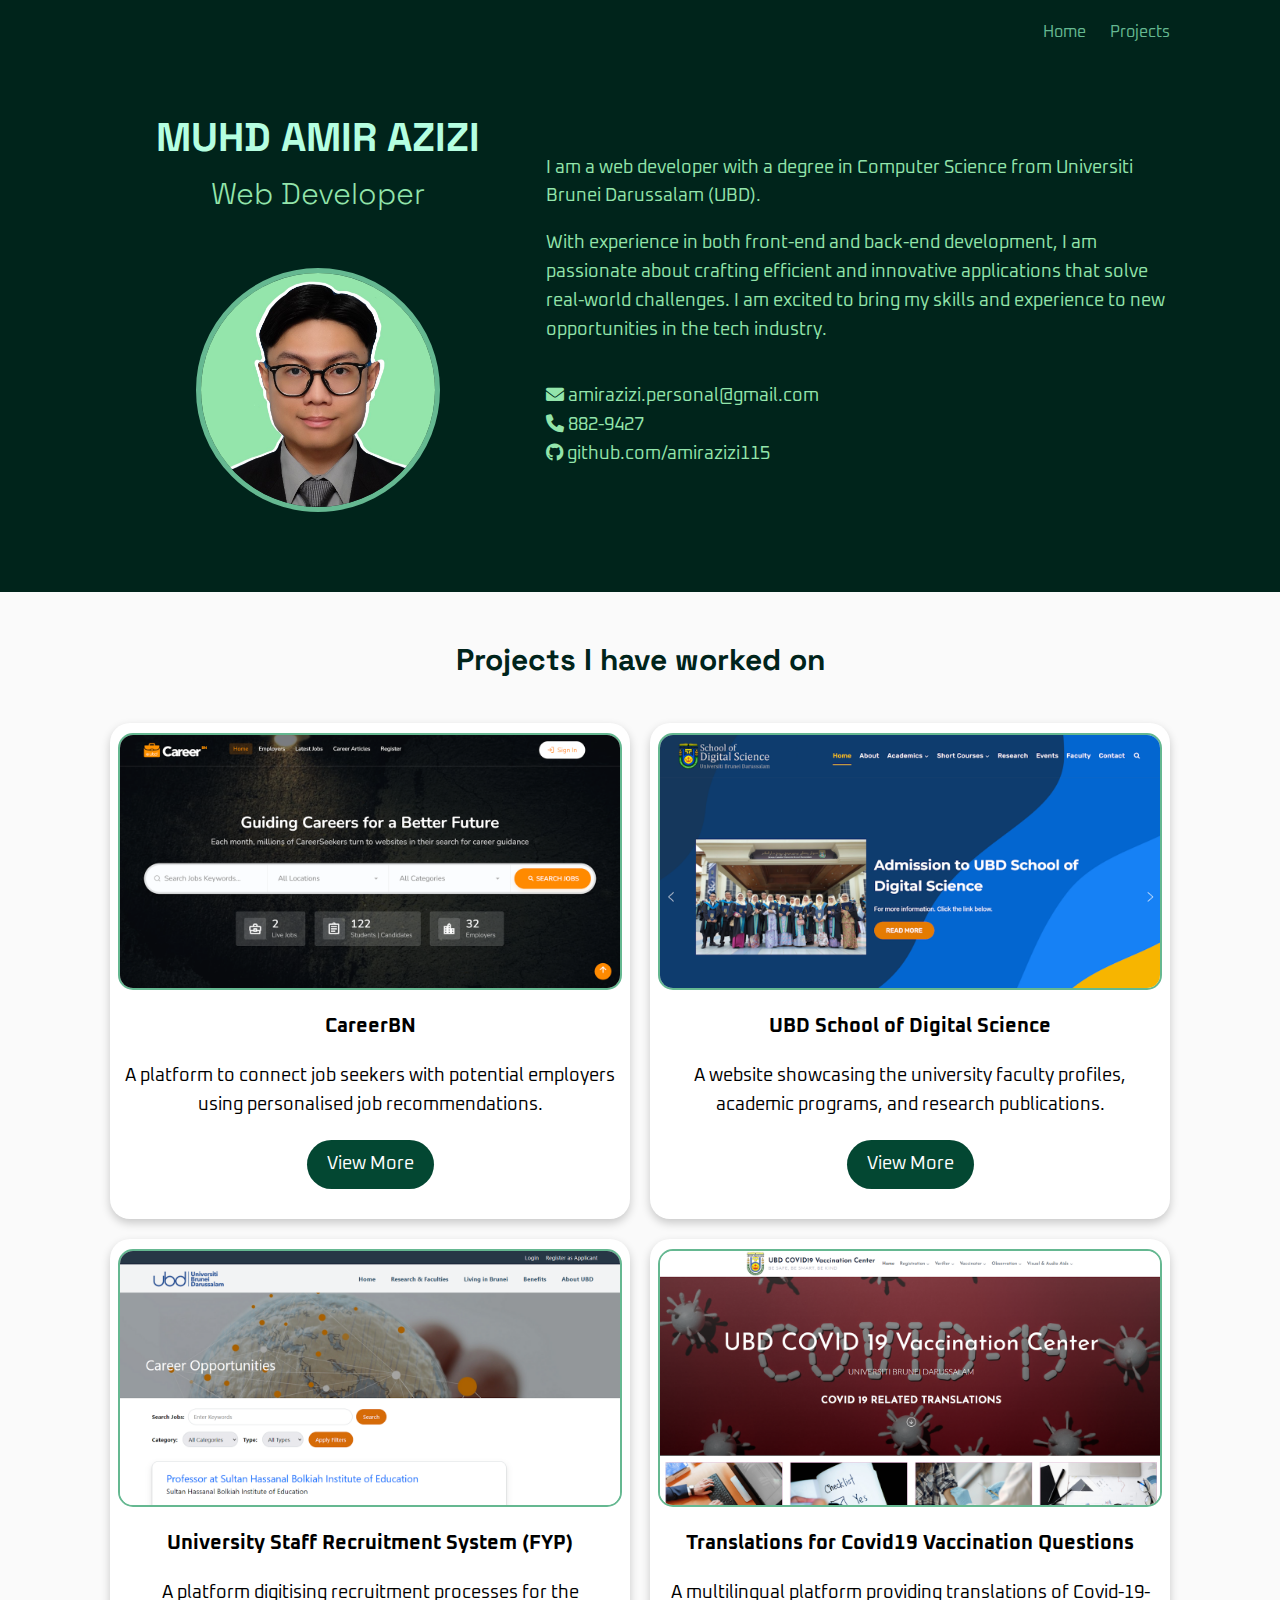
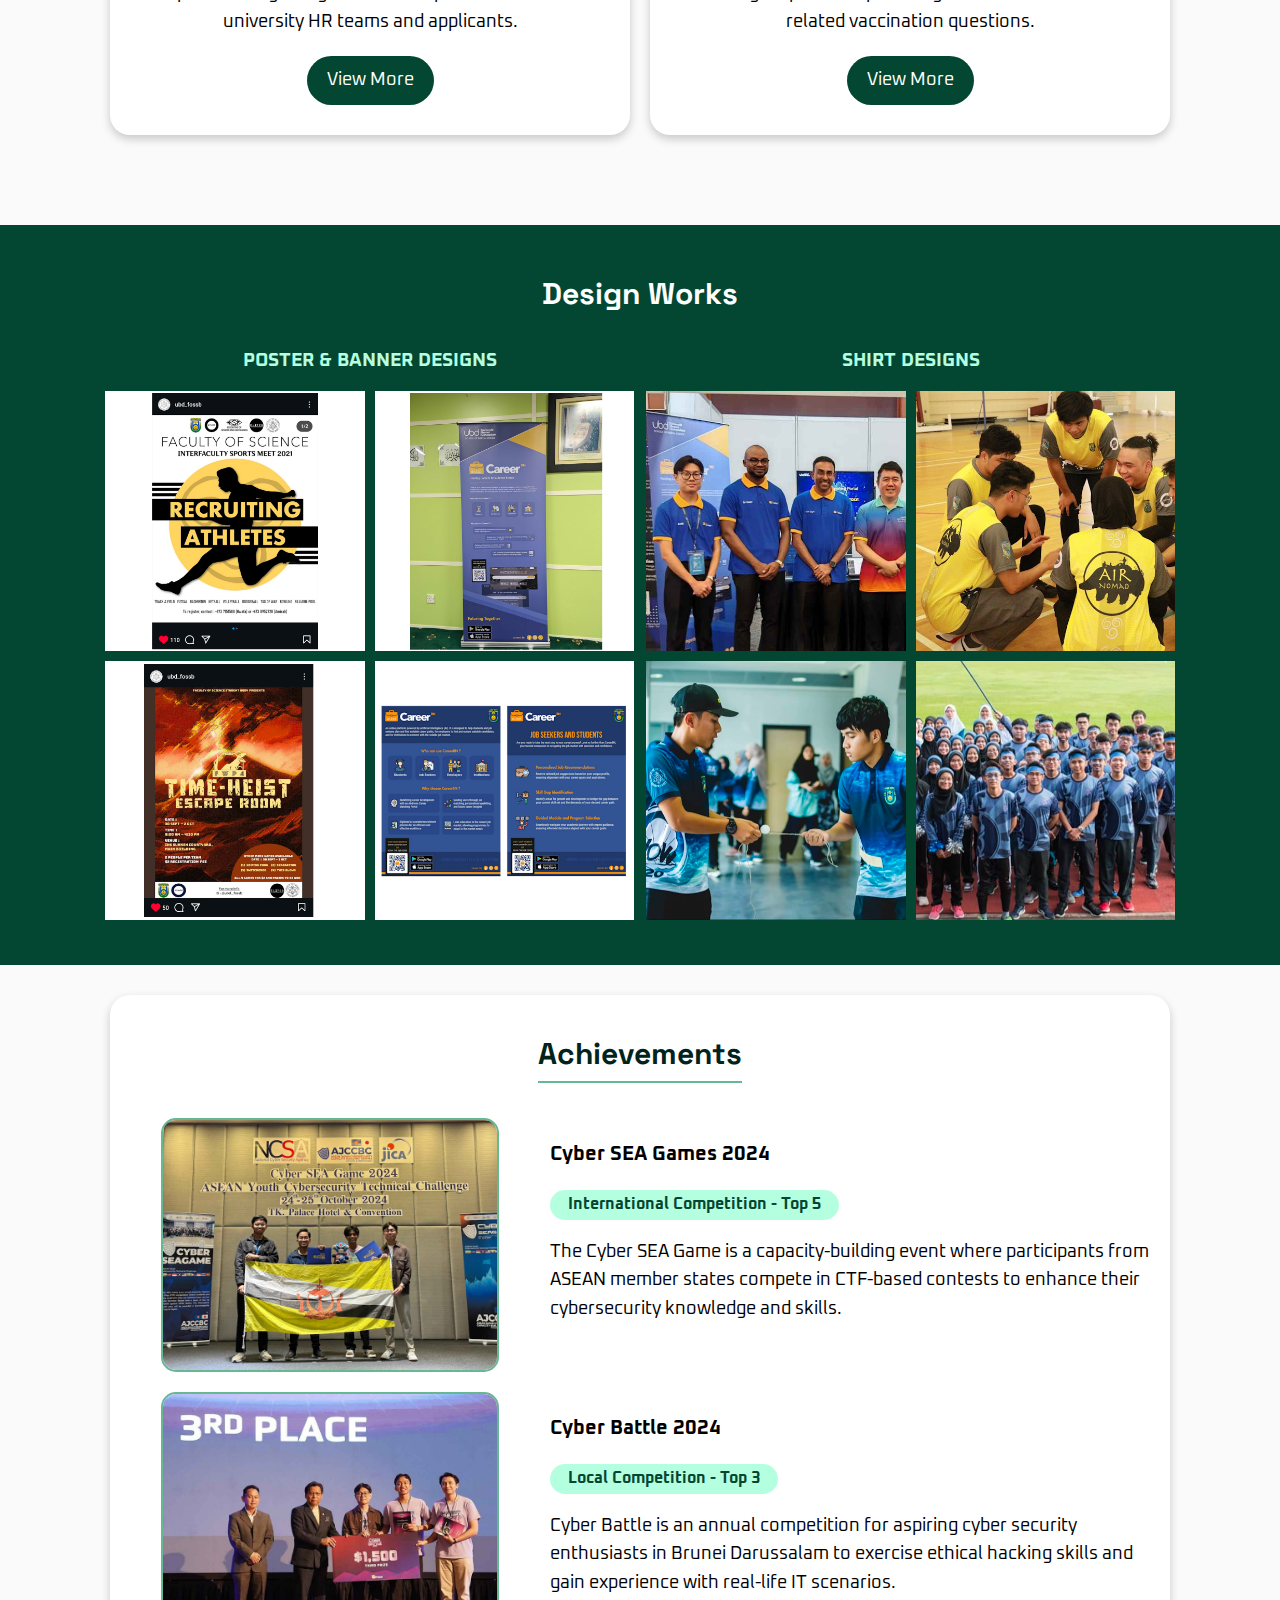
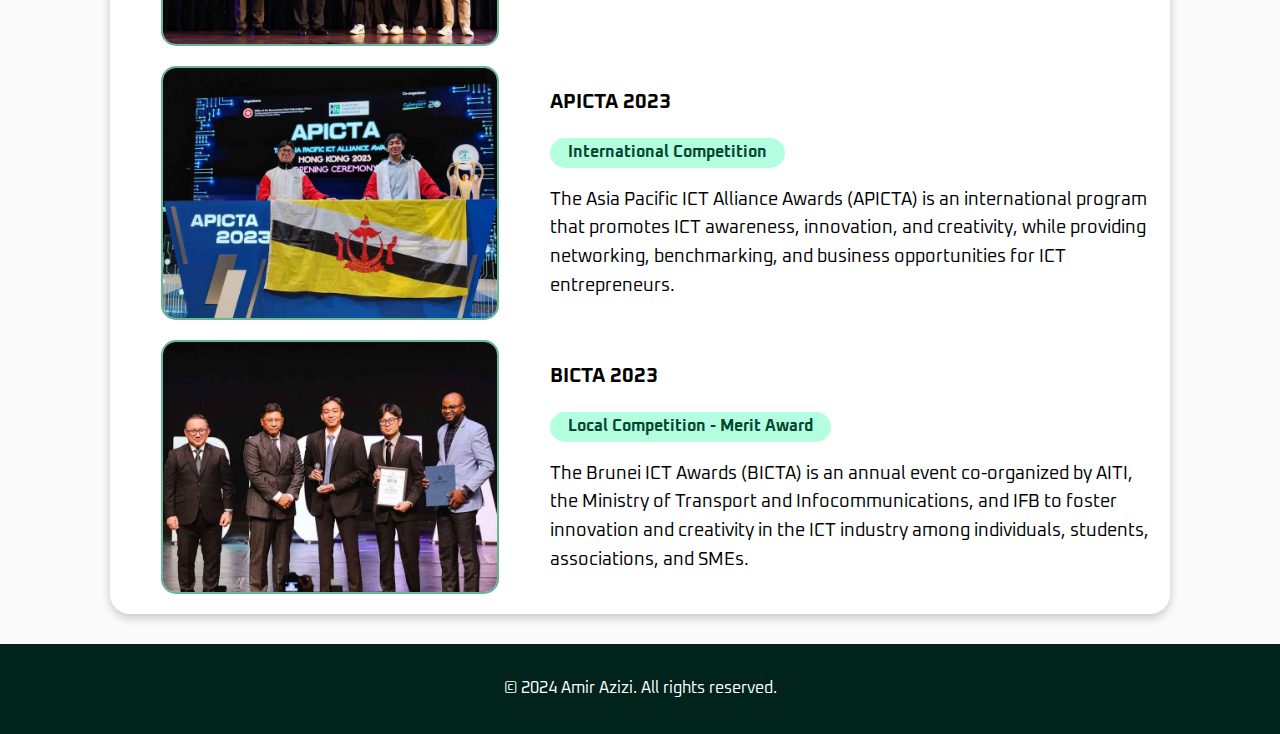
<file: index.html>
<!DOCTYPE html>
<html lang="en">
<head>
    <meta charset="UTF-8">
    <meta name="viewport" content="width=device-width, initial-scale=1.0">
    <title>My Portfolio</title>
    <link rel="preconnect" href="https://fonts.googleapis.com">
    <link rel="preconnect" href="https://fonts.gstatic.com" crossorigin>
    <link href="https://fonts.googleapis.com/css2?family=Space+Grotesk:wght@300..700&display=swap" rel="stylesheet">
    <link href="https://fonts.googleapis.com/css2?family=Oxanium:wght@200..800&family=Space+Grotesk:wght@600&display=swap" rel="stylesheet">
    <link href="https://cdnjs.cloudflare.com/ajax/libs/font-awesome/6.0.0-beta3/css/all.min.css" rel="stylesheet">
    <link rel="stylesheet" href="style.css">
</head>
<body>
    <!-- NAVIGATION  -->
    <div class="container" style="background: #00241B;">
        <nav>
            <a href="index.html">Home</a>
            <a href="index.html#projects">Projects</a>
        </nav>
    </div>

    <!-- LANDING PAGE -->
    <div class="landing">
        <div class="container">
            <div class="flexbox">
                <div class="column-40" style="text-align: center;">
                    <h1>MUHD AMIR AZIZI</h1>
                    <h3>Web Developer</h3>
                    <div class="image-container">
                        <img src="public/portrait-square.jpg" style="max-width: 234px; border: solid 5px #65B891; border-radius: 100%;" alt=""/>
                    </div>
                </div>
                <div class="column-60" style="font-size:18px; padding-top: 40px;">
                    <p>
                        I am a web developer with a degree in Computer Science from Universiti Brunei Darussalam (UBD).
                    </p>
                    <p>
                        With experience in both front-end and back-end development, I am passionate about crafting efficient 
                        and innovative applications that solve real-world challenges. I am excited to bring my skills and experience to 
                        new opportunities in the tech industry.
                    </p>
                    <div style="padding-top: 20px;">
                        <p style="margin:0 !important;"><i class="fas fa-envelope"></i> amirazizi.personal@gmail.com</p>
                        <p style="margin:0 !important;"><i class="fas fa-phone"></i> 882-9427</p>
                        <p style="margin:0 !important;"><i class="fab fa-github"></i> github.com/amirazizi115</p>
                    </div>
                </div>
            </div>
        </div>
    </div>

    <!-- PROJECT SHOWCASE -->
    <div class="container" style="background: #FAFAFA; padding-bottom: 80px;">
        <section id="projects">
            <h2>Projects I have worked on</h2>
            <div class="flexbox">
                <div class="column-50">
                    <div class="box">
                        <div class="image-container">
                            <img src="public/careerbn-main.png" alt=""/>
                        </div>
                        <h3>CareerBN</h3>
                        <p>A platform to connect job seekers with potential employers using personalised job recommendations.</p>
                        <a href="./project1.html" class="button">View More</a>
                    </div>
                </div>
                <div class="column-50">
                    <div class="box">
                        <div class="image-container">
                            <img src="public/sds-main.png" alt=""/>
                        </div>
                        <h3>UBD School of Digital Science</h3>
                        <p>A website showcasing the university faculty profiles, academic programs, and research publications.</p>
                        <a href="./project2.html" class="button">View More</a>
                    </div>
                </div>
            </div>
            <div class="flexbox">
                <div class="column-50">
                    <div class="box">
                        <div class="image-container">
                            <img src="public/recsys-main.png" alt=""/>
                        </div>
                        <h3>University Staff Recruitment System (FYP)</h3>
                        <p>A platform digitising recruitment processes for the university HR teams and applicants.</p>
                        <a href="./project3.html" class="button">View More</a>
                    </div>
                </div>
                <div class="column-50">
                    <div class="box">
                        <div class="image-container">
                            <img src="public/cov19-main.png" alt=""/>
                        </div>
                        <h3>Translations for Covid19 Vaccination Questions</h3>
                        <p>A multilingual platform providing translations of Covid-19-related vaccination questions.</p>
                        <a href="./project4.html" class="button">View More</a>
                    </div>
                </div>
            </div>
        </section>
    </div>

    <!-- OTHER WORKS -->
    <div class="container" style="background: #034732; padding-bottom: 20px;">
        <section id="others">
            <h2 style="color:white;">Design Works</h2>
            <div class="flexbox">
                <!-- Posters & Banners -->
                <div class="column-50" style="margin-right:1px; margin-bottom: 20px;">
                    <h3 style="margin: 0 0 10px 0; text-align: center; color:#B5FFE1;">POSTER & BANNER DESIGNS</h3>
                    <div class="grid-container">
                        <div class="grid-item">
                            <div class="image-container" style="margin: 5px;">
                                <img src="public/igposter1.png" alt="" style="border-radius: 0%;" />
                            </div>
                        </div>
                        <div class="grid-item">
                            <div class="image-container" style="margin: 5px;">
                                <img src="public/careerbn-banner.png" alt="" style="border-radius: 0%;" />
                            </div>
                        </div>
                        <div class="grid-item">
                            <div class="image-container" style="margin: 5px;">
                                <img src="public/igposter2.png" alt="" style="border-radius: 0%;" />
                            </div>
                        </div>
                        <div class="grid-item">
                            <div class="image-container" style="margin: 5px;">
                                <img src="public/careerbn-fylers.png" alt="" style="border-radius: 0%;" />
                            </div>
                        </div>
                    </div>
                </div>
                <!-- Shirt Designs -->
                <div class="column-50" style="margin-left:1px; margin-bottom: 20px;">
                    <h3 style="margin: 0 0 10px 0; text-align: center; color:#B5FFE1;">SHIRT DESIGNS</h3>
                    <div class="grid-container">
                        <div class="grid-item">
                            <div class="image-container" style="margin: 5px;">
                                <img src="public/shirt-careerbn.png" alt="" style="border-radius: 0%;" />
                            </div>
                        </div>
                        <div class="grid-item">
                            <div class="image-container" style="margin: 5px;">
                                <img src="public/shirt-airnomads.png" alt="" style="border-radius: 0%;" />
                            </div>
                        </div>
                        <div class="grid-item">
                            <div class="image-container" style="margin: 5px;">
                                <img src="public/shirts-wow.png" alt="" style="border-radius: 0%;" />
                            </div>
                        </div>
                        <div class="grid-item">
                            <div class="image-container" style="margin: 5px;">
                                <img src="public/shirts-seriindera.png" alt="" style="border-radius: 0%;" />
                            </div>
                        </div>
                    </div>
                </div>
            </div>
        </section>
    </div>

    <!-- ACHIEVEMENTS -->
    <div class="container" style="background: #FAFAFA;">
        <section id="achievements" class="achievements">
            <div class="box">
                <h2 style="border-bottom: solid 2px #65B891;">Achievements</h2>
                <!-- Cyber SEA Games 2024 -->
                <div class="flexbox">
                    <div class="column-40">
                        <div class="image-container">
                            <img src="public/csg24.png" alt="" style="max-height: 250px;"/>
                        </div>
                    </div>
                    <div class="column-60" style="text-align: left;">
                        <h3>Cyber SEA Games 2024</h3>
                        <div class="tag">
                            <h4 style="margin:0 !important;">International Competition - Top 5</h4>
                        </div>
                        <p>The Cyber SEA Game is a capacity-building event where participants from ASEAN member states 
                            compete in CTF-based contests to enhance their cybersecurity knowledge and skills.
                        </p>
                    </div>
                </div>

                <!-- Cyber Battle 2024 -->
                <div class="flexbox">
                    <div class="column-40">
                        <div class="image-container">
                            <img src="public/cbctf24.png" alt="" style="max-height: 250px;"/>
                        </div>
                    </div>
                    <div class="column-60" style="text-align: left;">
                        <h3>Cyber Battle 2024</h3>
                        <div class="tag">
                            <h4 style="margin:0 !important;">Local Competition - Top 3</h4>
                        </div>
                        <p>Cyber Battle is an annual competition for aspiring cyber security enthusiasts 
                            in Brunei Darussalam to exercise ethical hacking skills and gain experience with real-life IT scenarios.
                        </p>
                    </div>
                </div>

                <!-- APICTA 2023 -->
                <div class="flexbox">
                    <div class="column-40">
                        <div class="image-container">
                            <img src="public/apicta23.png" alt="" style="max-height: 250px;"/>
                        </div>
                    </div>
                    <div class="column-60" style="text-align: left;">
                        <h3>APICTA 2023</h3>
                        <div class="tag">
                            <h4 style="margin:0 !important;">International Competition</h4>
                        </div>
                        <p>The Asia Pacific ICT Alliance Awards (APICTA) is an international program that promotes ICT awareness, 
                            innovation, and creativity, while providing networking, benchmarking, and business opportunities for ICT entrepreneurs.
                        </p>
                    </div>
                </div>

                <!-- BICTA 2023 -->
                <div class="flexbox">
                    <div class="column-40">
                        <div class="image-container">
                            <img src="public/bicta23.png" alt="" style="max-height: 250px;"/>
                        </div>
                    </div>
                    <div class="column-60" style="text-align: left;">
                        <h3>BICTA 2023</h3>
                        <div class="tag">
                            <h4 style="margin:0 !important;">Local Competition - Merit Award</h4>
                        </div>
                        <p>The Brunei ICT Awards (BICTA) is an annual event co-organized by AITI, 
                            the Ministry of Transport and Infocommunications, and IFB to foster innovation and creativity in 
                            the ICT industry among individuals, students, associations, and SMEs.
                        </p>
                    </div>
                </div>

            </div>
        </section>
    </div>


    <!-- FOOTER -->
    <footer>
        <p>&copy; 2024 Amir Azizi. All rights reserved.</p>
    </footer>
</body>
</html>
</file>
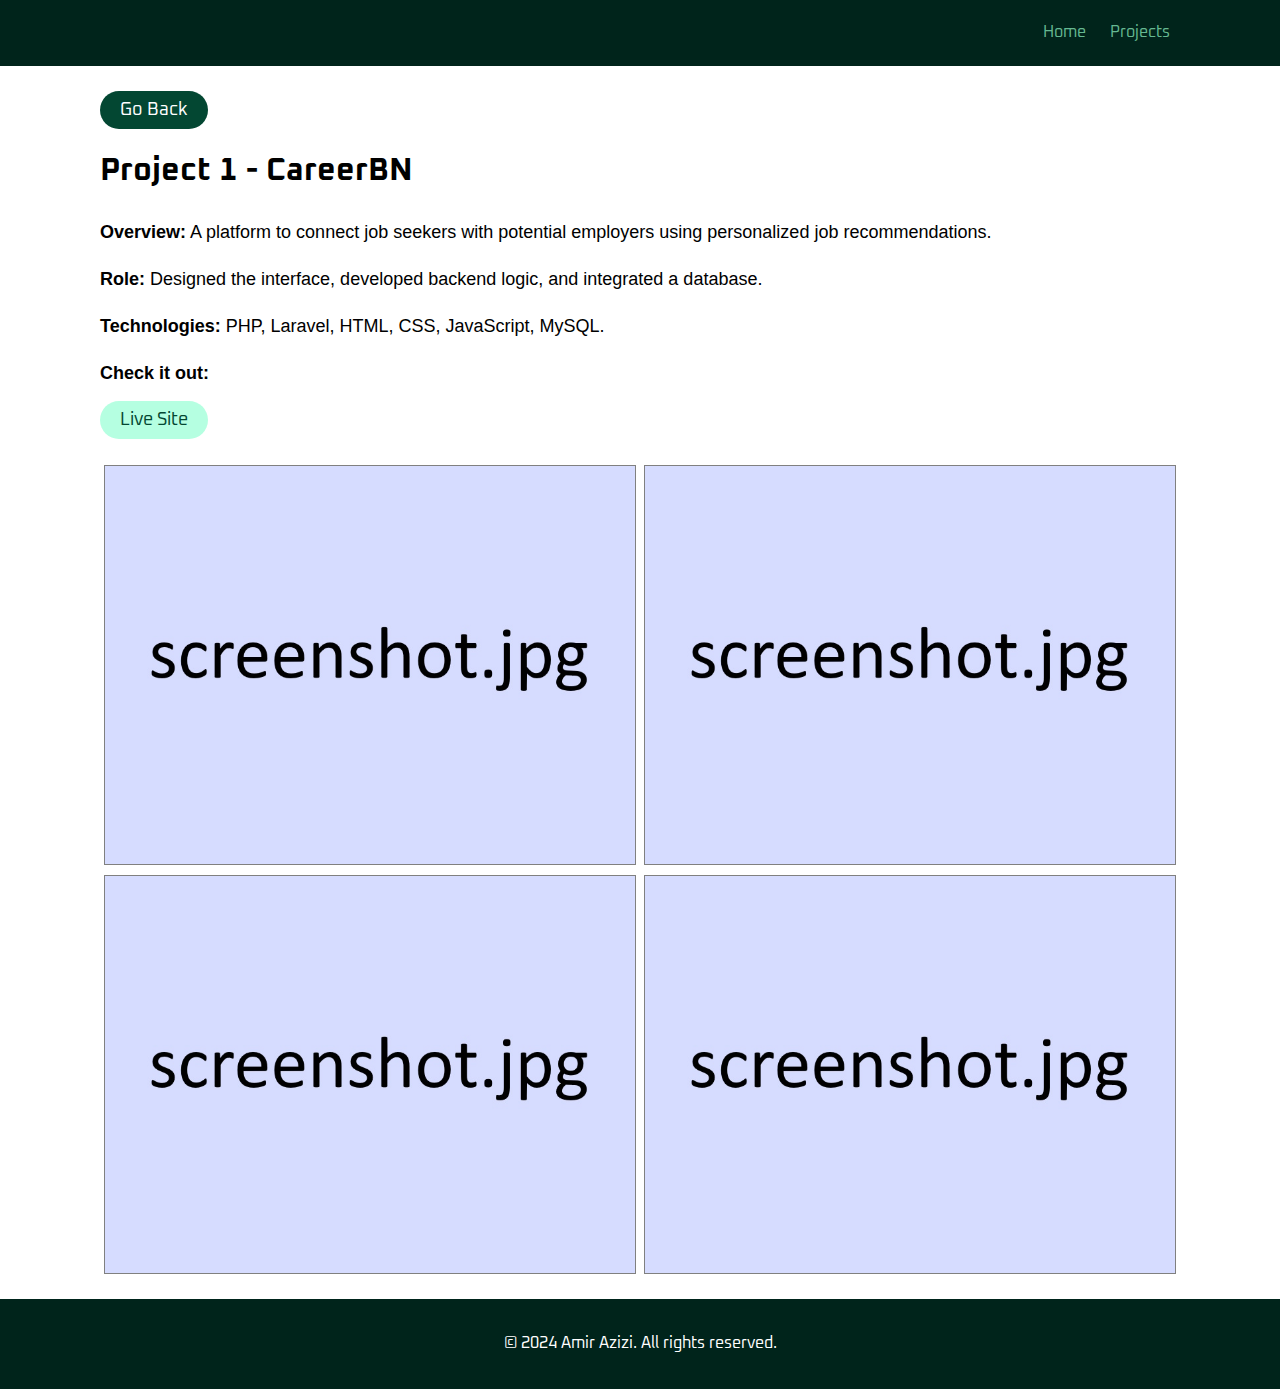
<file: project1.html>
<!DOCTYPE html>
<html lang="en">
<head>
    <meta charset="UTF-8">
    <meta name="viewport" content="width=device-width, initial-scale=1.0">
    <title>Project 1</title>
    <link rel="preconnect" href="https://fonts.googleapis.com">
    <link rel="preconnect" href="https://fonts.gstatic.com" crossorigin>
    <link href="https://fonts.googleapis.com/css2?family=Space+Grotesk:wght@300..700&display=swap" rel="stylesheet">
    <link href="https://fonts.googleapis.com/css2?family=Oxanium:wght@200..800&family=Space+Grotesk:wght@600&display=swap" rel="stylesheet">
    <link rel="stylesheet" href="style.css">
</head>
<body>
    <!-- NAVIGATION  -->
    <div class="container" style="background: #00241B;">
        <nav>
            <a href="index.html">Home</a>
            <a href="index.html#projects">Projects</a>
        </nav>
    </div>

    <!-- CONTENT -->
    <div class="container" style="margin-top: 10px;">
        <div style="width:200px">
            <a class="button" href="./index.html">Go Back</a>
        </div>
        <h1>Project 1 - CareerBN</h1>
        <div class="project">
            <!-- <h3>Developer</h3> -->
            <p><strong>Overview:</strong> A platform to connect job seekers with potential employers using personalized job recommendations.</p>            
            <p><strong>Role:</strong> Designed the interface, developed backend logic, and integrated a database.</p>
            <p><strong>Technologies:</strong> PHP, Laravel, HTML, CSS, JavaScript, MySQL.</p>
            <!-- <p><strong>Outcome:</strong> Streamlined the job search process for users.</p> -->
            <p><strong>Check it out:</strong></p>
            <div style="width:200px">
                <a class="button-light" href="https://careerbn.com" target="_blank">Live Site</a>
            </div>
            <br>
            <div class="grid-container">
                <div class="grid-item">
                    <div class="image-container" style="margin: 5px;">
                        <img src="public/screenshot.jpg" alt="" style="border-radius: 0%; border: solid 1px grey;" />
                    </div>
                </div>
                <div class="grid-item">
                    <div class="image-container" style="margin: 5px;">
                        <img src="public/screenshot.jpg" alt="" style="border-radius: 0%; border: solid 1px grey;" />
                    </div>
                </div>
                <div class="grid-item">
                    <div class="image-container" style="margin: 5px;">
                        <img src="public/screenshot.jpg" alt="" style="border-radius: 0%; border: solid 1px grey;" />
                    </div>
                </div>
                <div class="grid-item">
                    <div class="image-container" style="margin: 5px;">
                        <img src="public/screenshot.jpg" alt="" style="border-radius: 0%; border: solid 1px grey;" />
                    </div>
                </div>
            </div>
        </div>
    </div>

    <!-- FOOTER -->
    <footer>
        <p>&copy; 2024 Amir Azizi. All rights reserved.</p>
    </footer>
</body>
</html>
</file>
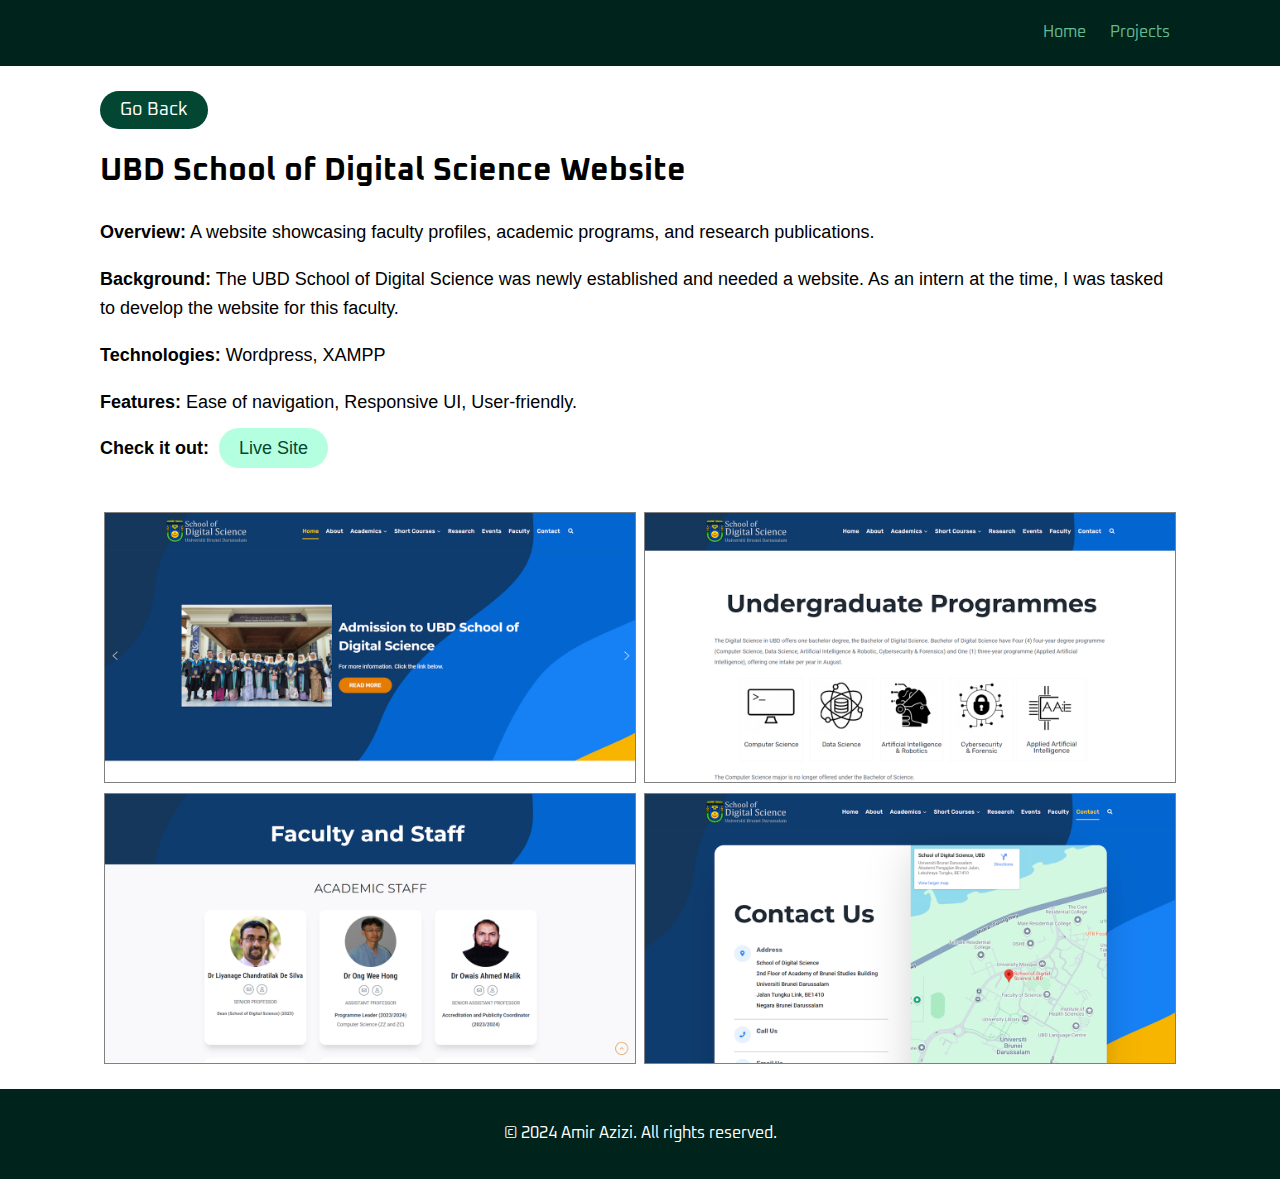
<file: project2.html>
<!DOCTYPE html>
<html lang="en">
<head>
    <meta charset="UTF-8">
    <meta name="viewport" content="width=device-width, initial-scale=1.0">
    <title>Project 2</title>
    <link rel="preconnect" href="https://fonts.googleapis.com">
    <link rel="preconnect" href="https://fonts.gstatic.com" crossorigin>
    <link href="https://fonts.googleapis.com/css2?family=Space+Grotesk:wght@300..700&display=swap" rel="stylesheet">
    <link href="https://fonts.googleapis.com/css2?family=Oxanium:wght@200..800&family=Space+Grotesk:wght@600&display=swap" rel="stylesheet">
    <link rel="stylesheet" href="style.css">
</head>
<body>
    <!-- NAVIGATION  -->
    <div class="container" style="background: #00241B;">
        <nav>
            <a href="index.html">Home</a>
            <a href="index.html#projects">Projects</a>
        </nav>
    </div>

    <!-- CONTENT -->
    <div class="container" style="margin-top: 10px;">
        <div style="width:200px">
            <a class="button" href="./index.html">Go Back</a>
        </div>
        <h1>UBD School of Digital Science Website</h1>
        <div class="project">
            <p><strong>Overview:</strong> A website showcasing faculty profiles, academic programs, and research publications.</p>            
            <p><strong>Background:</strong> The UBD School of Digital Science was newly established and needed a website.
                As an intern at the time, I was tasked to develop the website for this faculty.
            </p>
            <p><strong>Technologies:</strong> Wordpress, XAMPP</p>
            <p><strong>Features:</strong> Ease of navigation, Responsive UI, User-friendly.</p>
            <p><strong>Check it out:</strong><a class="button-light" href="https://sds.ubd.edu.bn" target="_blank" style="width:200px; margin-left: 10px;">Live Site</a></p>
            <br>
            <div class="grid-container">
                <div class="grid-item">
                    <div class="image-container" style="margin: 5px;">
                        <img src="public/sds-1.png" alt="" style="border-radius: 0%; border: solid 1px grey;" />
                    </div>
                </div>
                <div class="grid-item">
                    <div class="image-container" style="margin: 5px;">
                        <img src="public/sds-2.png" alt="" style="border-radius: 0%; border: solid 1px grey;" />
                    </div>
                </div>
                <div class="grid-item">
                    <div class="image-container" style="margin: 5px;">
                        <img src="public/sds-3.png" alt="" style="border-radius: 0%; border: solid 1px grey;" />
                    </div>
                </div>
                <div class="grid-item">
                    <div class="image-container" style="margin: 5px;">
                        <img src="public/sds-4.png" alt="" style="border-radius: 0%; border: solid 1px grey;" />
                    </div>
                </div>
            </div>
        </div>
    </div>

    <!-- FOOTER -->
    <footer>
        <p>&copy; 2024 Amir Azizi. All rights reserved.</p>
    </footer>
</body>
</html>
</file>
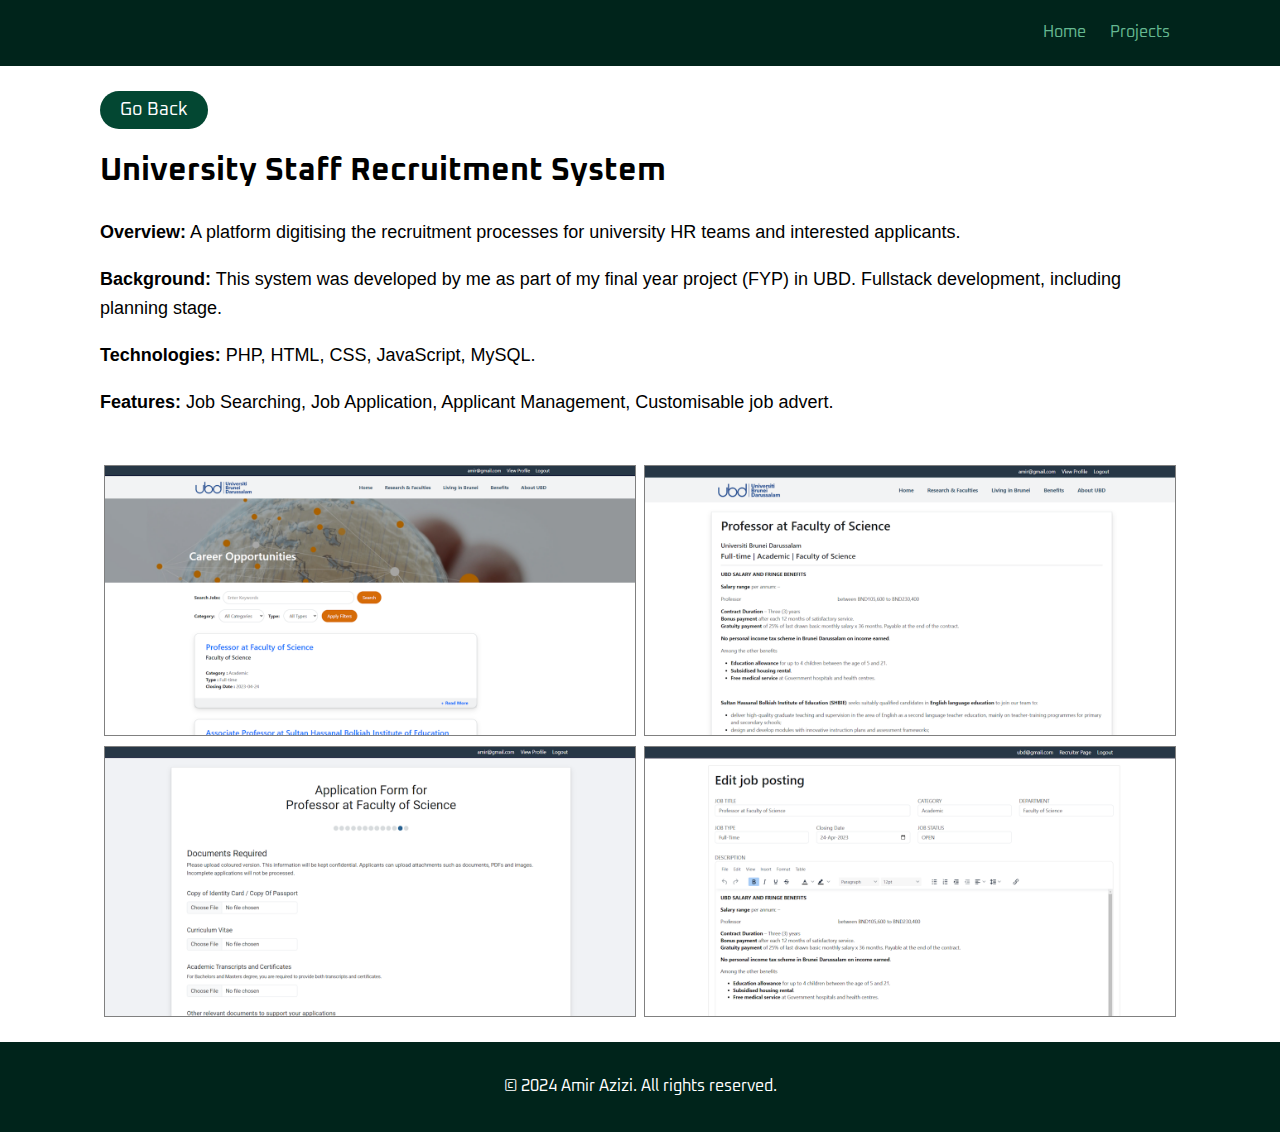
<file: project3.html>
<!DOCTYPE html>
<html lang="en">
<head>
    <meta charset="UTF-8">
    <meta name="viewport" content="width=device-width, initial-scale=1.0">
    <title>Project 3</title>
    <link rel="preconnect" href="https://fonts.googleapis.com">
    <link rel="preconnect" href="https://fonts.gstatic.com" crossorigin>
    <link href="https://fonts.googleapis.com/css2?family=Space+Grotesk:wght@300..700&display=swap" rel="stylesheet">
    <link href="https://fonts.googleapis.com/css2?family=Oxanium:wght@200..800&family=Space+Grotesk:wght@600&display=swap" rel="stylesheet">
    <link rel="stylesheet" href="style.css">
</head>
<body>
    <!-- NAVIGATION  -->
    <div class="container" style="background: #00241B;">
        <nav>
            <a href="index.html">Home</a>
            <a href="index.html#projects">Projects</a>
        </nav>
    </div>

    <!-- CONTENT -->
    <div class="container" style="margin-top: 10px;">
        <div style="width:200px">
            <a class="button" href="./index.html">Go Back</a>
        </div>
        <h1>University Staff Recruitment System</h1>
        <div class="project">
            <p><strong>Overview:</strong> A platform digitising the recruitment processes for university HR teams and interested applicants.</p>            
            <p><strong>Background:</strong> This system was developed by me as part of my final year project (FYP) in UBD.
                Fullstack development, including planning stage.
            </p>
            <p><strong>Technologies:</strong> PHP, HTML, CSS, JavaScript, MySQL.</p>
            <p><strong>Features:</strong> Job Searching, Job Application, Applicant Management, Customisable job advert.</p>
            <br>
            <div class="grid-container">
                <div class="grid-item">
                    <div class="image-container" style="margin: 5px;">
                        <img src="public/recsys-1.png" alt="" style="border-radius: 0%; border: solid 1px grey;" />
                    </div>
                </div>
                <div class="grid-item">
                    <div class="image-container" style="margin: 5px;">
                        <img src="public/recsys-2.png" alt="" style="border-radius: 0%; border: solid 1px grey;" />
                    </div>
                </div>
                <div class="grid-item">
                    <div class="image-container" style="margin: 5px;">
                        <img src="public/recsys-3.png" alt="" style="border-radius: 0%; border: solid 1px grey;" />
                    </div>
                </div>
                <div class="grid-item">
                    <div class="image-container" style="margin: 5px;">
                        <img src="public/recsys-4.png" alt="" style="border-radius: 0%; border: solid 1px grey;" />
                    </div>
                </div>
            </div>
        </div>
    </div>

    <!-- FOOTER -->
    <footer>
        <p>&copy; 2024 Amir Azizi. All rights reserved.</p>
    </footer>
</body>
</html>
</file>
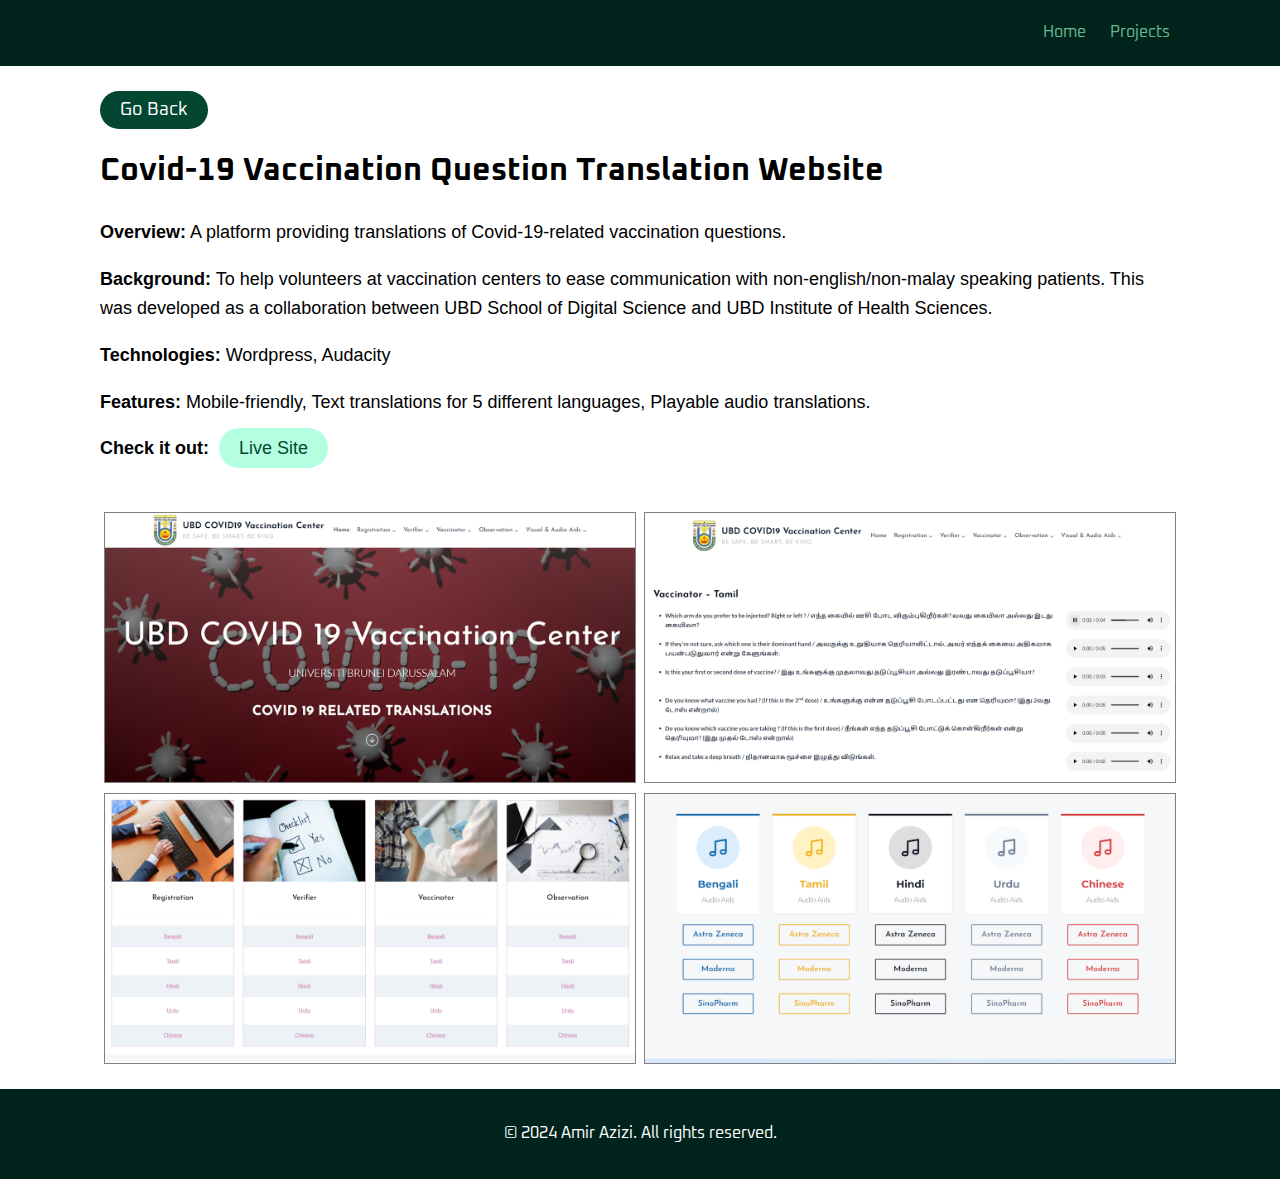
<file: project4.html>
<!DOCTYPE html>
<html lang="en">
<head>
    <meta charset="UTF-8">
    <meta name="viewport" content="width=device-width, initial-scale=1.0">
    <title>Project 4</title>
    <link rel="preconnect" href="https://fonts.googleapis.com">
    <link rel="preconnect" href="https://fonts.gstatic.com" crossorigin>
    <link href="https://fonts.googleapis.com/css2?family=Space+Grotesk:wght@300..700&display=swap" rel="stylesheet">
    <link href="https://fonts.googleapis.com/css2?family=Oxanium:wght@200..800&family=Space+Grotesk:wght@600&display=swap" rel="stylesheet">
    <link rel="stylesheet" href="style.css">
</head>
<body>
    <!-- NAVIGATION  -->
    <div class="container" style="background: #00241B;">
        <nav>
            <a href="index.html">Home</a>
            <a href="index.html#projects">Projects</a>
        </nav>
    </div>

    <!-- CONTENT -->
    <div class="container" style="margin-top: 10px;">
        <div style="width:200px">
            <a class="button" href="./index.html">Go Back</a>
        </div>
        <h1>Covid-19 Vaccination Question Translation Website</h1>
        <div class="project">
            <p><strong>Overview:</strong> A platform providing translations of Covid-19-related vaccination questions.</p>            
            <p><strong>Background:</strong> To help volunteers at vaccination centers to ease communication with non-english/non-malay speaking patients.
                This was developed as a collaboration between UBD School of Digital Science and UBD Institute of Health Sciences.
            </p>
            <p><strong>Technologies:</strong> Wordpress, Audacity</p>
            <p><strong>Features:</strong> Mobile-friendly, Text translations for 5 different languages, Playable audio translations.</p>
            <p><strong>Check it out:</strong><a class="button-light" href="https://sds.ubd.edu.bn/covid19" target="_blank" style="width:200px; margin-left: 10px;">Live Site</a></p>
            <br>
            <div class="grid-container">
                <div class="grid-item">
                    <div class="image-container" style="margin: 5px;">
                        <img src="public/cov19-1.png" alt="" style="border-radius: 0%; border: solid 1px grey;" />
                    </div>
                </div>
                <div class="grid-item">
                    <div class="image-container" style="margin: 5px;">
                        <img src="public/cov19-2.png" alt="" style="border-radius: 0%; border: solid 1px grey;" />
                    </div>
                </div>
                <div class="grid-item">
                    <div class="image-container" style="margin: 5px;">
                        <img src="public/cov19-3.png" alt="" style="border-radius: 0%; border: solid 1px grey;" />
                    </div>
                </div>
                <div class="grid-item">
                    <div class="image-container" style="margin: 5px;">
                        <img src="public/cov19-4.png" alt="" style="border-radius: 0%; border: solid 1px grey;" />
                    </div>
                </div>
            </div>
        </div>
    </div>

    <!-- FOOTER -->
    <footer>
        <p>&copy; 2024 Amir Azizi. All rights reserved.</p>
    </footer>
</body>
</html>
</file>
<file: style.css>
body {
    font-family: "Oxanium", serif;
    margin: 0;
    padding: 0;
    line-height: 1.6;
}
nav {
    text-align: right;
}
nav a {
    color: #65B891;
    text-decoration: none;
    margin: 0 10px;
}
nav a:hover {
    color: #B5FFE1
}
h2 {
    font-family: "Space Grotesk", sans-serif;
    font-weight: 700;
    font-size: 30px;
    padding-bottom: 0.2rem;
    color: #00241B;
    text-align: center;
}
.button {
    margin: 20px 0;
    border-radius: 30px;
    padding:10px 20px;
    background: #034732;
    color: white;
    font-size: 18px;
    text-decoration: none;
}
.button:hover {
    background: #93E5AB;
    color: white;
}
.button-light {
    margin: 20px 0;
    border-radius: 30px;
    padding:10px 20px;
    background: #B5FFE1;
    color: #034732;
    font-size: 18px;
    text-decoration: none;
}
.button-light:hover {
    background: #8ddabb;
    color: #034732;
}
.container {
    padding-top: 20px;
    padding-bottom: 20px;
    padding-right: 100px;
    padding-left: 100px;
    margin: 0 auto;
}
.tag {
    color:#034732;
    background-color: #B5FFE1;
    display: inline-block;
    padding: 2px 18px;
    border-radius: 20px;
    margin-bottom: 18px;
}

.landing {
    background: #00241B;
    color: #93E5AB;
    padding: 40px 0;
    padding-top: 10px;
    padding-bottom: 50px;
}
.landing h1 {
    font-family: "Space Grotesk", sans-serif;
    font-size: 40px;
    color: #B5FFE1;
    margin: 0;
}
.landing h3 {
    font-family: "Space Grotesk", sans-serif;
    font-size: 30px;
    font-weight: 100;
    margin: 0 0 50px 0;
}

.project p {
    font-family: 'Segoe UI', sans-serif;
    font-size: 18px;
}

.image-container {
    text-align: center;
    display: flex;
    justify-content: center;
    align-items: center;
}
.image-container img {
    max-width: 100%;
    height: auto;
    object-fit: contain;
    border-radius: 15px;
}

.flexbox {
    display: flex;
    width: 100%;
}
.column-40 {
    width: 40%;
    padding: 10px;
}
.column-60 {
    width: 60%;
    padding: 10px;
}
.column-50 {
    width: 50%;
}
.column-20 {
    width: 20%;
}
.column-80 {
    width: 80%;
}
.grid-container {
    display: grid;
    grid-template-columns: repeat(2, 1fr);
    grid-template-rows: repeat(2, 1fr);
}
.grid-item {
    text-align: center;
}
.box {
    display: flex;
    justify-content: center;
    align-items: center;
    flex-direction: column;
    background: white;
    border-radius: 20px;
    padding: 10px;
    margin: 10px;
    text-align: center;
    box-shadow: 0 4px 10px rgba(0, 0, 0, 0.2);
}
.box h3 {
    font-size: 20px;
}
.box p {
    font-size: 18px;
    margin:0;
}
.box img {
    border:solid 2px #65B891;
}

footer {
    background: #00241B;
    color: #fff;
    text-align: center;
    padding: 1rem 0;
}

/* Media query for smaller screens */
@media (max-width: 700px) {
    .flexbox{
        flex-wrap: wrap;
    }
    .column-20, .column-40, .column-50, .column-60, .column-80 {
        width: 100%;
    }
    .container {
        padding-right: 10px;
        padding-left: 10px;
    }
    .achievements .column-60 {
        margin-bottom: 30px;
    }
    .achievements h3 {
        margin-top: 0;
    }
}

/* Styling the scrollbar */
::-webkit-scrollbar {
    width: 8px;
    height: 8px;
}
::-webkit-scrollbar-track {
    background: #f0f0f0;
    border-radius: 10px;
}
::-webkit-scrollbar-thumb {
    background: #65B891;
    border-radius: 10px;
    border: 2px solid #f0f0f0;
}
::-webkit-scrollbar-thumb:hover {
    background: #557F67;
}

/* COLOUR PALETTE */
/* #B5FFE1 - Aquamarine*/
/* #93E5AB - Celadon*/
/* #65B891 - Mint*/
/* #4E878C - Dark cyan */
/* #034732 - British racing green */
/* #00241B - Dark Green */
</file>
